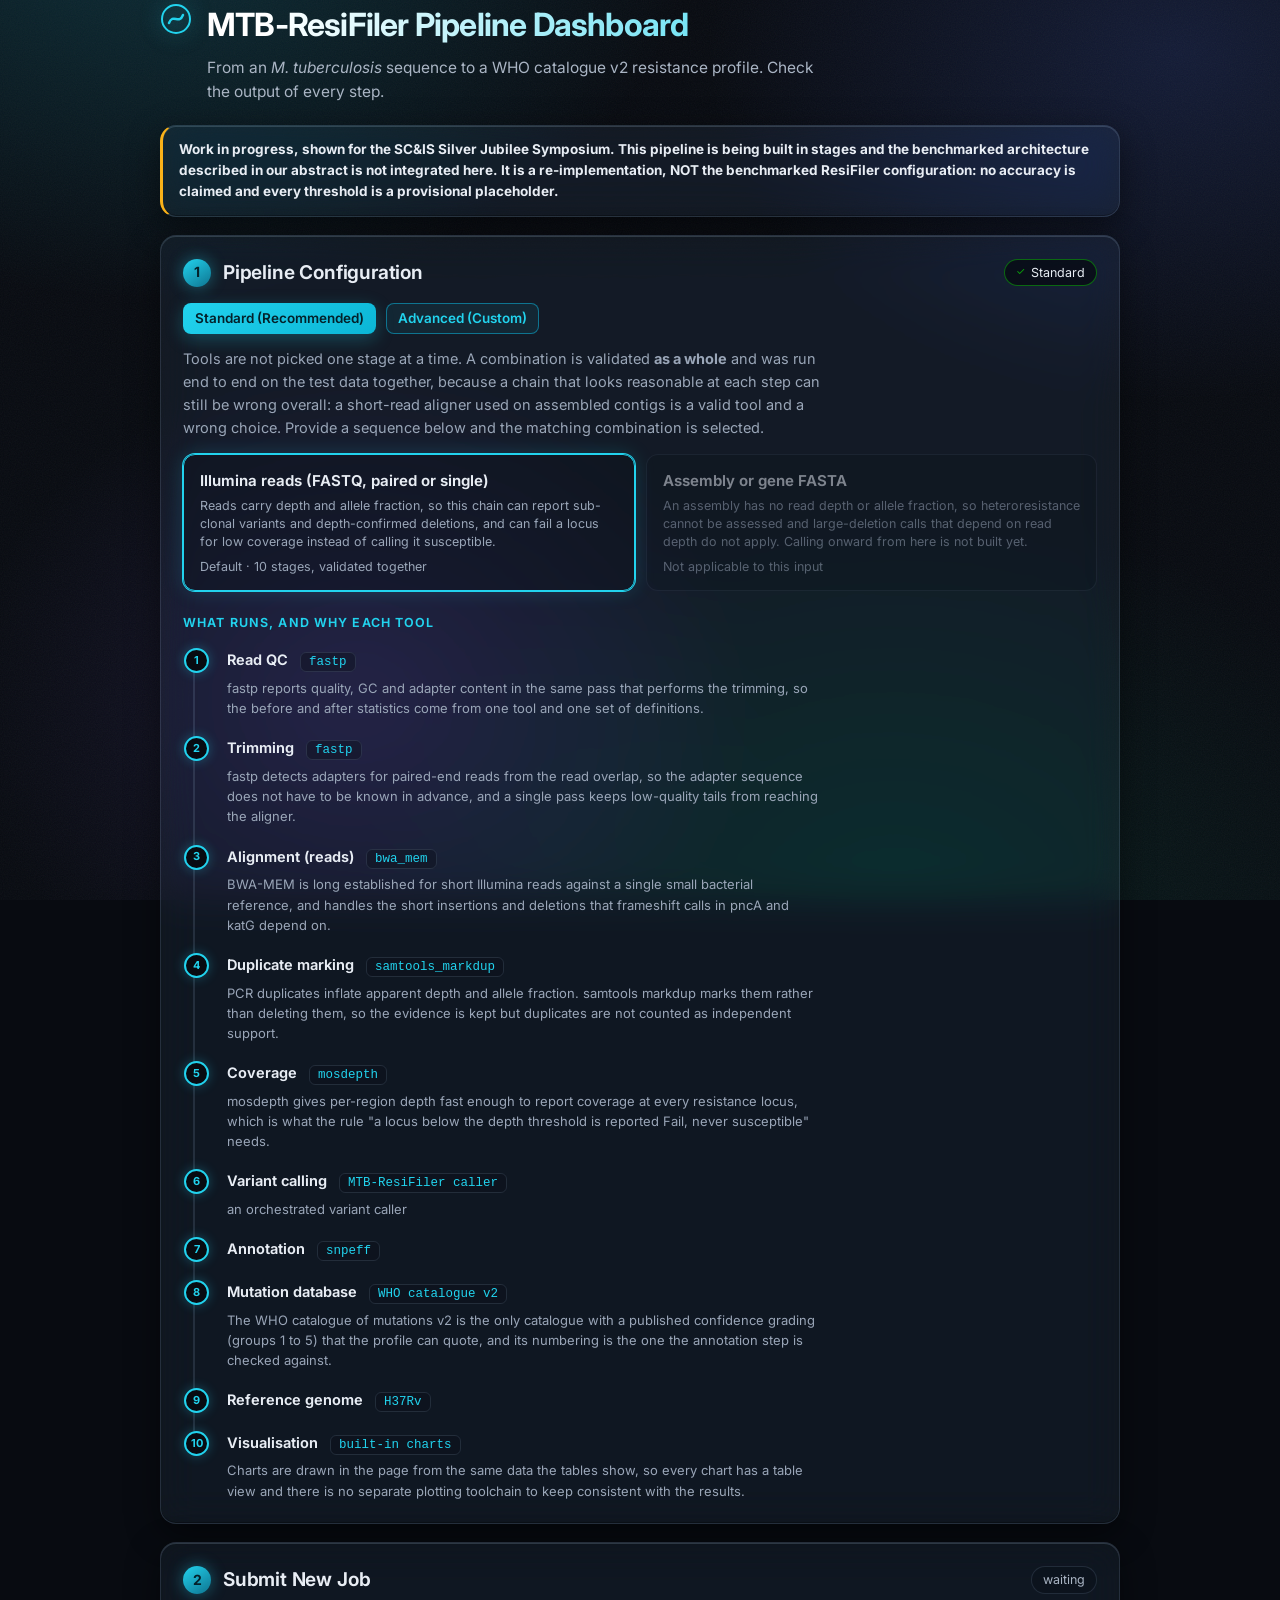
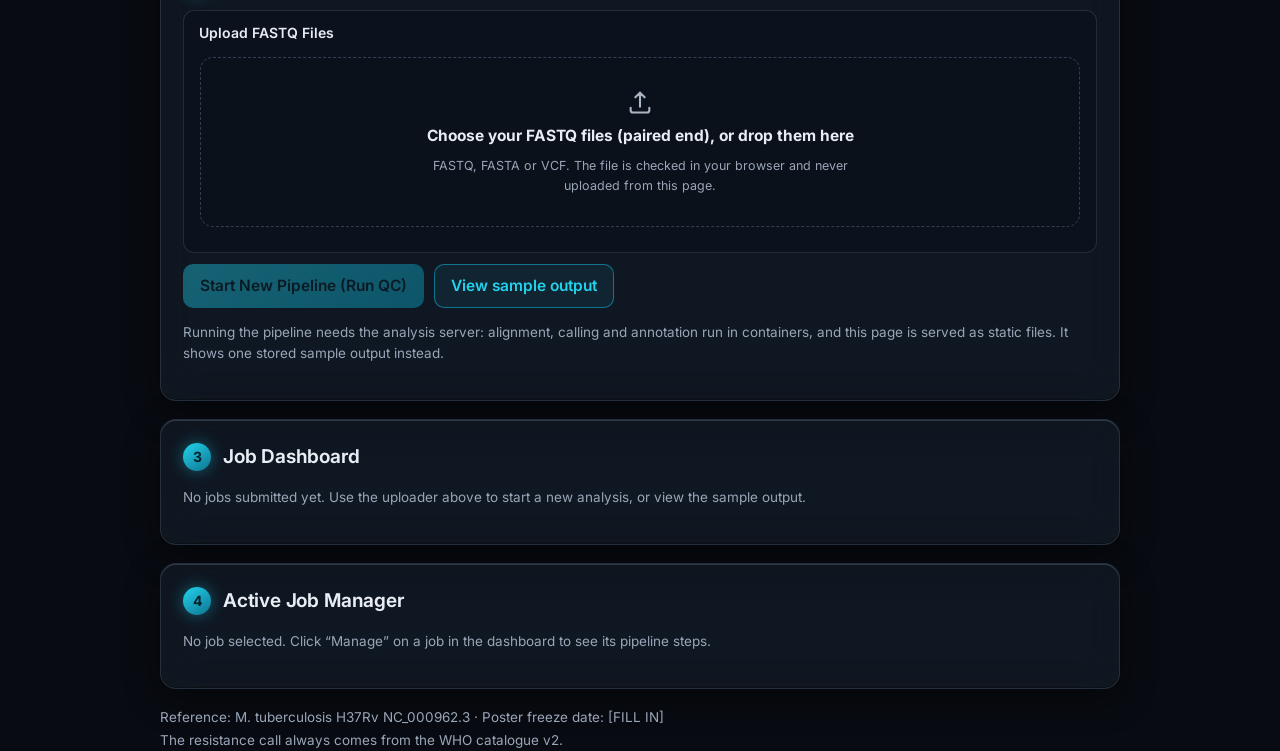
<file: index.html>
<!doctype html>
<html lang="en">
<head>
<meta charset="utf-8">
<meta name="viewport" content="width=device-width, initial-scale=1">
<title>MTB ResiFiler</title>
<link rel="stylesheet" href="style.css?v=4">
</head>
<body>
<header class="wrap">
  <div class="brand">
    <span class="logo" aria-hidden="true">
      <svg viewBox="0 0 32 32" width="32" height="32"><circle cx="16" cy="16" r="14" fill="none" stroke="var(--accent)" stroke-width="2"/><path d="M9 20c4-10 10 2 14-8" fill="none" stroke="var(--accent)" stroke-width="2.5" stroke-linecap="round"/></svg>
    </span>
    <div>
      <h1>MTB-ResiFiler Pipeline Dashboard</h1>
      <p class="tagline">From an <i>M. tuberculosis</i> sequence to a WHO catalogue v2 resistance profile. Check the output of every step.</p>
    </div>
  </div>
  <div class="banner" id="banner" role="note"></div>
</header>

<main class="wrap">
  <!-- ---------------------------------------------------------------- 1 -->
  <section class="card" id="s1">
    <div class="step-head"><span class="num">1</span><h2>Pipeline Configuration</h2><span class="chip" id="s1state">waiting</span></div>
    <div class="tools modeswitch">
      <button class="small" data-mode="std">Standard (Recommended)</button>
      <button class="ghost small" data-mode="adv">Advanced (Custom)</button>
    </div>
    <p class="muted lead" id="chooserLead"></p>
    <div id="combos" class="combos"></div>
    <div id="chainWrap"></div>
  </section>

  <!-- ---------------------------------------------------------------- 2 -->
  <section class="card" id="s2">
    <div class="step-head"><span class="num">2</span><h2>Submit New Job</h2><span class="chip" id="s2state">waiting</span></div>
    <details class="grp" open>
      <summary>Upload FASTQ Files</summary>
      <div class="inner">
        <label class="drop" id="drop">
          <input type="file" id="files" multiple accept=".fastq,.fq,.fasta,.fa,.fna,.fas,.vcf,.gz">
          <svg viewBox="0 0 24 24" width="28" height="28" aria-hidden="true"><path d="M12 16V4m0 0L8 8m4-4 4 4M4 17v2a2 2 0 0 0 2 2h12a2 2 0 0 0 2-2v-2" fill="none" stroke="currentColor" stroke-width="1.8" stroke-linecap="round" stroke-linejoin="round"/></svg>
          <b id="dropText">Choose your FASTQ files (paired end), or drop them here</b>
          <small id="limits"></small>
        </label>
        <div id="inputReport" hidden></div>
        <p id="formMsg" class="msg" role="alert"></p>
      </div>
    </details>
    <div class="tools">
      <button id="runBtn" disabled>Start New Pipeline (Run QC)</button>
      <button class="ghost" id="sampleOut">View sample output</button>
    </div>
    <p class="muted" id="runNote"></p>
  </section>

  <!-- ---------------------------------------------------------------- 3 -->
  <section class="card" id="s3">
    <div class="step-head"><span class="num">3</span><h2>Job Dashboard</h2></div>
    <p class="muted" id="dashEmpty">No jobs submitted yet. Use the uploader above to start a new analysis, or view the sample output.</p>
    <div class="tbl-wrap" id="dashWrap" hidden>
      <table class="grid" id="dash"></table>
    </div>
  </section>

  <!-- ---------------------------------------------------------------- 4 -->
  <section class="card" id="s4">
    <div class="step-head"><span class="num">4</span><h2>Active Job Manager</h2></div>
    <p class="muted" id="mgrEmpty">No job selected. Click “Manage” on a job in the dashboard to see its pipeline steps.</p>
    <div id="mgr" hidden>
      <p id="mgrTitle" class="synthesis"></p>
      <p id="jobError" class="msg" role="alert"></p>
      <div class="tabs" role="tablist" id="tabs"></div>
      <div id="tabpanel" role="tabpanel"></div>
    </div>
  </section>
</main>

<footer class="wrap muted">
  <p>Reference: <span id="ref"></span> · Poster freeze date: <span id="freeze">[FILL IN]</span></p>
  <p>The resistance call always comes from the WHO catalogue v2.</p>
</footer>
<script>window.RESIFILER_DEMO = true;</script>
<script src="app.js?v=4"></script>
</body>
</html>
</file>
<file: style.css>
/* MTB ResiFiler — dark glass.
   Chart colours are the validated data-viz palette (dark steps); UI chrome is separate from them so a
   status or series colour is never impersonated by decoration. Glass sits only on the outer cards:
   backdrop-filter re-samples everything behind it, and stacking it re-blurs the blur. */
@import url('https://fonts.googleapis.com/css2?family=Inter:wght@400;500;600;700&display=swap');

:root{
  color-scheme: dark;
  --bg-0:#080b11; --ink:#e8edf4; --ink-2:#aab5c4; --muted:#9aa6b8;
  --accent:#22d3ee; --accent-ink:#04212a; --accent-dim:#0e7490;
  /* validated data-viz steps (dark surface #1a1a19) */
  --series-1:#3987e5; --series-2:#d95926; --series-3:#199e70; --chart-neutral:#5b6575;
  --good:#0ca30c; --warning:#fab219; --serious:#ec835a; --critical:#d03b3b; --critical-text:#f08a8a;
  --glass:rgba(148,178,214,.07); --glass-hi:rgba(190,220,255,.20); --glass-2:rgba(148,178,214,.11);
  --border:rgba(170,200,235,.14); --border-strong:rgba(170,200,235,.26);
  --radius:16px;
  --lift:0 10px 34px rgba(0,0,0,.45), inset 0 1px 0 rgba(200,230,255,.17), inset 0 -1px 0 rgba(0,0,0,.28);
}
*{box-sizing:border-box}
html{-webkit-text-size-adjust:100%}
body{
  margin:0; color:var(--ink); overflow-wrap:break-word; min-height:100vh;
  font:15.5px/1.58 Inter,ui-sans-serif,system-ui,-apple-system,"Segoe UI",sans-serif;
  background:
    radial-gradient(900px 620px at 12% -8%, rgba(34,211,238,.17), transparent 60%),
    radial-gradient(760px 560px at 92% 6%, rgba(78,110,240,.17), transparent 62%),
    radial-gradient(900px 700px at 70% 102%, rgba(16,185,129,.11), transparent 60%),
    radial-gradient(620px 520px at 28% 78%, rgba(129,92,230,.13), transparent 64%),
    var(--bg-0);
  background-attachment:fixed;
}
/* grain: dithers the banding that large soft gradients show under heavy blur */
body::before{
  content:"";position:fixed;inset:0;pointer-events:none;z-index:0;opacity:.05;
  background-image:url("data:image/svg+xml,%3Csvg xmlns='http://www.w3.org/2000/svg' width='160' height='160'%3E%3Cfilter id='n'%3E%3CfeTurbulence type='fractalNoise' baseFrequency='.85' numOctaves='3'/%3E%3C/filter%3E%3Crect width='160' height='160' filter='url(%23n)'/%3E%3C/svg%3E");
}
.wrap{max-width:1000px;margin:0 auto;padding:0 20px;position:relative;z-index:1}
header{padding-top:38px}
.brand{display:flex;gap:15px;align-items:flex-start}
.logo{flex:none;margin-top:3px;filter:drop-shadow(0 0 10px rgba(34,211,238,.5))}
h1{margin:0;font-size:32px;font-weight:700;letter-spacing:-.025em;
  background:linear-gradient(100deg,#fff 10%,var(--accent) 120%);
  -webkit-background-clip:text;background-clip:text;color:transparent}
h2{margin:0;font-size:19px;font-weight:650;letter-spacing:-.01em}
h3{margin:22px 0 9px;font-size:12.5px;font-weight:650;letter-spacing:.09em;text-transform:uppercase;color:var(--accent)}
.tagline{margin:5px 0 0;color:var(--ink-2);max-width:62ch}
.muted{color:var(--muted);font-size:13.5px}
.lead{font-size:14.5px;max-width:72ch}
footer{padding:30px 20px 54px;font-size:12.5px;line-height:1.6;color:var(--muted)}
footer p{margin:2px 0}

/* ---- glass: frost + translucency + lit edge + layered depth ---- */
.card,.banner{
  background:var(--glass);
  -webkit-backdrop-filter:blur(18px) saturate(165%); backdrop-filter:blur(18px) saturate(165%);
  border:1px solid var(--border); border-radius:var(--radius); box-shadow:var(--lift);
  transition:background .35s ease, box-shadow .35s ease, transform .35s cubic-bezier(.16,1,.3,1),
             border-color .35s ease;
}
.card{padding:22px;margin:18px 0;position:relative}
.card:hover{background:var(--glass-2);border-color:var(--border-strong);
  box-shadow:0 16px 44px rgba(0,0,0,.5), inset 0 1px 0 rgba(200,230,255,.26), inset 0 -1px 0 rgba(0,0,0,.3)}
.banner{margin:20px 0 0;padding:13px 16px;font-size:13.5px;border-left:3px solid var(--warning)}
.step-head{display:flex;align-items:center;gap:12px;margin-bottom:15px;flex-wrap:wrap}
.num{flex:none;width:28px;height:28px;border-radius:50%;display:grid;place-items:center;font-size:14px;font-weight:700;
  background:linear-gradient(145deg,var(--accent),var(--accent-dim));color:var(--accent-ink);
  box-shadow:0 0 16px rgba(34,211,238,.4)}
.step-head .chip{margin-left:auto}
.row{display:flex;align-items:center;justify-content:space-between;gap:10px;flex-wrap:wrap}

button,.btn{font:inherit;font-weight:600;border:0;border-radius:10px;padding:10px 17px;cursor:pointer;
  text-decoration:none;display:inline-block;color:var(--accent-ink);
  background:linear-gradient(145deg,var(--accent),#0bb6d6);
  box-shadow:0 5px 18px rgba(34,211,238,.26);
  transition:transform .18s cubic-bezier(.16,1,.3,1), box-shadow .22s ease, filter .18s ease, background .22s ease}
button:hover:not(:disabled),.btn:hover{transform:translateY(-2px);box-shadow:0 9px 26px rgba(34,211,238,.4);filter:brightness(1.06)}
button:active:not(:disabled){transform:translateY(0) scale(.985)}
button:disabled{opacity:.4;cursor:not-allowed;box-shadow:none}
button.ghost,.btn.ghost{background:rgba(34,211,238,.07);color:var(--accent);box-shadow:inset 0 0 0 1px var(--accent-dim)}
button.ghost:hover:not(:disabled){background:rgba(34,211,238,.14);box-shadow:inset 0 0 0 1px var(--accent)}
button.small{padding:5px 12px;font-size:13.5px;border-radius:8px}
button.wide{width:100%}
:focus-visible{outline:2.5px solid var(--accent);outline-offset:3px;border-radius:8px}

.drop{display:grid;justify-items:center;gap:8px;border:1.5px dashed var(--border-strong);border-radius:13px;
  padding:30px 18px;text-align:center;color:var(--ink-2);cursor:pointer;background:rgba(10,16,26,.3);
  transition:border-color .25s, background .25s, transform .25s cubic-bezier(.16,1,.3,1)}
.drop:hover,.drop.over{border-color:var(--accent);background:rgba(34,211,238,.07);transform:translateY(-2px)}
.drop.over{border-style:solid}
.drop input{display:none} .drop b{font-size:15.5px;color:var(--ink)} .drop small{color:var(--muted);font-size:12.5px;max-width:54ch}
.or{display:flex;align-items:center;gap:13px;margin:15px 0;color:var(--muted);font-size:12.5px}
.or::before,.or::after{content:"";flex:1;height:1px;background:var(--border)}
.msg{color:var(--critical-text);font-size:13.5px;margin:11px 0 0}

/* status: glyph + word, so colour never carries the meaning alone */
.chip{display:inline-flex;align-items:center;gap:6px;border-radius:999px;padding:3px 11px;font-size:12.5px;
  background:rgba(10,16,26,.45);border:1px solid var(--border);white-space:nowrap;color:var(--ink-2)}
.chip .g{font-size:10.5px;line-height:1}
.chip.critical,.chip.warning,.chip.serious,.chip.good,.chip.info{color:var(--ink);background:rgba(8,11,17,.72)}
/* the status step is the glyph and the rim; the word stays in ink, so the label is legible even where
   the fixed status colour cannot reach 4.5:1 as text (critical is 2.66:1 on this surface) */
.chip.critical{border-color:rgba(208,59,59,.65)} .chip.critical .g{color:var(--critical)}
.chip.warning{border-color:rgba(250,178,25,.6)}  .chip.warning .g{color:var(--warning)}
.chip.serious{border-color:rgba(236,131,90,.6)}  .chip.serious .g{color:var(--serious)}
.chip.good{border-color:rgba(12,163,12,.6)}      .chip.good .g{color:var(--good)}
.chip.info{border-color:var(--accent-dim)}       .chip.info .g{color:var(--accent)}
.spin{animation:pulse 1.4s ease-in-out infinite}
@keyframes pulse{50%{opacity:.4}}

/* inner surfaces are plain, never a second backdrop-filter */
.sample,.combo,.advrow,.stat,.step,.who,.cardx,.chain code,.advrow select,input[type=search]{
  background:rgba(10,16,26,.42);border:1px solid var(--border)}
.samples{list-style:none;margin:13px 0 0;padding:0;display:grid;gap:10px;
  grid-template-columns:repeat(auto-fill,minmax(min(250px,100%),1fr))}
.sample{display:block;width:100%;text-align:left;color:var(--ink);box-shadow:none;border-radius:12px;
  padding:13px 15px;font-weight:400;transition:border-color .22s, transform .22s cubic-bezier(.16,1,.3,1), background .22s}
.sample:hover{border-color:var(--accent);transform:translateY(-2px);background:rgba(34,211,238,.07);box-shadow:none;filter:none}
.sample.sel{border-color:var(--accent);box-shadow:0 0 0 1px var(--accent), 0 0 20px rgba(34,211,238,.18)}
.sample b{display:block;font-size:15px;font-weight:650} .sample small{display:block;color:var(--muted);font-size:12.5px;margin-top:3px}

.combos{display:grid;gap:11px;grid-template-columns:repeat(auto-fit,minmax(min(260px,100%),1fr))}
.combo{text-align:left;color:var(--ink);box-shadow:none;border-radius:12px;padding:14px 16px;font-weight:400;
  transition:border-color .22s, transform .22s cubic-bezier(.16,1,.3,1), background .22s}
.combo:hover:not(:disabled){border-color:var(--accent);transform:translateY(-2px);background:rgba(34,211,238,.07);box-shadow:none;filter:none}
.combo.sel{border-color:var(--accent);box-shadow:0 0 0 1px var(--accent), 0 0 20px rgba(34,211,238,.18)}
.combo b{display:block;font-size:15px;font-weight:650;margin-bottom:4px}
.combo small{display:block;color:var(--muted);font-size:12.5px;line-height:1.45}
.combo:disabled{opacity:.5;transform:none}

.withheld{margin-top:16px;padding:11px 14px;border-left:2px solid var(--border-strong);background:rgba(10,16,26,.35);border-radius:0 10px 10px 0}
.withheld-inline{display:inline-block;margin-top:5px;color:var(--muted)}
.modeswitch{margin:4px 0 16px}
.advgrid{display:grid;gap:14px}
.advrow{border-radius:12px;padding:13px 15px}
.advrow label{display:flex;gap:11px;align-items:center;flex-wrap:wrap}
.advrow .k{font-weight:650;font-size:14.5px;flex:1 1 150px;min-width:0}
.advrow select{font:inherit;padding:7px 10px;border-radius:9px;color:var(--ink);
  border-color:var(--border-strong);flex:1 1 220px;min-width:0;max-width:100%}
.advrow>p{margin:8px 0 0}
.advrow .alt{font-size:12.5px;color:var(--muted);padding-left:13px;border-left:2px solid var(--border);margin:8px 0 0}
.advrow .alt b{color:var(--ink-2)}

.chain{counter-reset:s;list-style:none;margin:16px 0 0;padding:0}
.chain li{position:relative;padding:0 0 18px 32px;border-left:2px solid var(--border);margin-left:10px}
.chain li:last-child{border-left-color:transparent;padding-bottom:0}
.chain li::before{counter-increment:s;content:counter(s);position:absolute;left:-11px;top:0;width:21px;height:21px;
  border-radius:50%;background:var(--bg-0);border:2px solid var(--accent);color:var(--accent);
  font-size:11px;font-weight:700;display:grid;place-items:center;box-shadow:0 0 12px rgba(34,211,238,.3)}
.chain li .t{font-weight:650;font-size:14.5px}
.chain code{border-radius:6px;padding:2px 8px;font-size:12.5px;margin-left:8px;color:var(--accent)}
.chain p{margin:5px 0 0;color:var(--muted);font-size:13px;line-height:1.55;max-width:74ch}

.stepper{list-style:none;margin:13px 0 0;padding:0;display:grid;gap:9px;
  grid-template-columns:repeat(auto-fill,minmax(min(216px,100%),1fr))}
.step{border-radius:11px;padding:11px 13px;cursor:pointer;display:flex;gap:10px;align-items:flex-start;
  transition:border-color .2s, transform .2s cubic-bezier(.16,1,.3,1), background .2s}
.step:hover{border-color:var(--accent);transform:translateY(-2px)}
.step.sel{border-color:var(--accent);box-shadow:0 0 0 1px var(--accent), 0 0 18px rgba(34,211,238,.16)}
.step .t{flex:1;font-size:13.8px;line-height:1.35}
.step .t small{display:block;color:var(--muted);font-size:12px;margin-top:3px}

table{border-collapse:collapse;width:100%;font-size:13.8px;margin:7px 0}
td,th{border-bottom:1px solid var(--border);padding:8px 10px;text-align:left;vertical-align:top}
th{color:var(--accent);font-weight:650;font-size:11.5px;text-transform:uppercase;letter-spacing:.07em}
td:first-child{color:var(--ink-2);width:36%}
.tbl-wrap{overflow-x:auto;-webkit-overflow-scrolling:touch}
table.grid td:first-child{width:auto;color:inherit}
tbody tr:hover,table.grid tr:hover{background:rgba(34,211,238,.05)}

.stats{display:grid;gap:11px;grid-template-columns:repeat(auto-fit,minmax(min(140px,100%),1fr));margin:11px 0}
.stat{border-radius:12px;padding:12px 14px}
.stat .v{font-size:25px;font-weight:700;letter-spacing:-.025em;line-height:1.1;
  background:linear-gradient(140deg,#fff,var(--accent));-webkit-background-clip:text;background-clip:text;color:transparent}
.stat .k{color:var(--muted);font-size:12.5px;margin-top:3px}

.who{border-radius:11px;padding:12px 14px;margin:11px 0}
.synthesis{font-size:15px;line-height:1.62;margin:12px 0;max-width:76ch}
.pts{display:flex;flex-wrap:wrap;gap:6px;margin:9px 0}
.cardx{border-radius:11px;margin:10px 0}
.cardx[open]{border-color:var(--border-strong)}
.cardx>summary{padding:12px 15px;cursor:pointer;display:flex;gap:10px;align-items:center;flex-wrap:wrap;
  font-size:14.5px;list-style:none}
.cardx>summary::-webkit-details-marker{display:none}
.cardx>summary::before{content:"▸";color:var(--accent);font-size:12px;transition:transform .2s}
.cardx[open]>summary::before{transform:rotate(90deg)}
.cardx .body{padding:2px 17px 17px}
.viewer{height:340px;position:relative;margin:11px 0;border:1px solid var(--border);border-radius:11px;overflow:hidden}
.tools{display:flex;gap:10px;flex-wrap:wrap;align-items:center;margin:11px 0}
input[type=search]{font:inherit;padding:8px 12px;border-radius:9px;color:var(--ink);min-width:min(260px,100%)}
.disc{font-size:12.5px;color:var(--muted);margin-top:11px;line-height:1.5}
details>summary{cursor:pointer}

.chart{margin:9px 0;position:relative}
.chart svg{display:block;width:100%;height:auto;overflow:visible}
.legend{display:flex;gap:15px;flex-wrap:wrap;font-size:12.5px;color:var(--ink-2);margin:7px 0 3px}
.legend .sw{display:inline-block;width:11px;height:11px;border-radius:3px;margin-right:6px;vertical-align:-1px}
.tip{position:absolute;pointer-events:none;display:none;background:rgba(10,16,26,.95);color:var(--ink);
  border:1px solid var(--border-strong);border-radius:9px;padding:7px 10px;font-size:12.5px;
  box-shadow:0 8px 24px rgba(0,0,0,.5);white-space:nowrap;z-index:5}

@media (max-width:620px){
  h1{font-size:26px} .wrap{padding:0 16px} .card{padding:17px}
  td:first-child{width:44%} .stat .v{font-size:21px} header{padding-top:26px}
}
/* --- accessibility: the effect must be defeatable, and content legible without it --- */
@media (prefers-reduced-transparency: reduce){
  .card,.banner{background:#10151f;-webkit-backdrop-filter:none;backdrop-filter:none}
  body::before{display:none}
}
@supports not ((backdrop-filter: blur(1px)) or (-webkit-backdrop-filter: blur(1px))){
  .card,.banner{background:rgba(12,17,26,.93)}
}
@media (prefers-reduced-motion: reduce){
  *{animation:none!important;transition:none!important;scroll-behavior:auto!important}
  .card:hover,.sample:hover,.combo:hover,.step:hover,button:hover{transform:none!important}
}

/* ---- evidence cards: ranked, tabbed, compact ---- */
.cardx>summary .ttl{font-weight:650;font-size:15px}
.cardx>summary .n{margin-left:auto;font-size:12.5px;white-space:nowrap}
.cardx>summary .chip{font-size:12px}
.stat.sm{padding:10px 12px}
.stat.sm .v{font-size:18px;line-height:1.2;margin:2px 0}
.stat.sm .k:first-child{text-transform:uppercase;letter-spacing:.06em;font-size:11px;color:var(--accent)}
.tabs{display:flex;gap:2px;border-bottom:1px solid var(--border);margin:14px 0 14px;overflow-x:auto;-webkit-overflow-scrolling:touch}
button.tab{background:transparent;box-shadow:none;color:var(--ink-2);border-radius:8px 8px 0 0;padding:8px 15px;
  font-weight:550;border-bottom:2px solid transparent;white-space:nowrap;transition:color .18s,border-color .18s,background .18s}
button.tab:hover:not(:disabled){background:rgba(34,211,238,.07);transform:none;box-shadow:none;filter:none;color:var(--ink)}
button.tab[aria-selected="true"]{color:var(--accent);border-bottom-color:var(--accent)}
.tabpanel[hidden]{display:none}
.tabpanel h3:first-child{margin-top:6px}
.grp{border:1px solid var(--border);border-radius:11px;margin:9px 0;background:rgba(10,16,26,.42)}
.grp>summary{padding:11px 15px;display:flex;gap:10px;align-items:center;font-size:14px}
.grp>p,.grp>ul{margin:0;padding:0 16px 13px}
.grp>ul{padding-left:34px}
.names{display:flex;flex-wrap:wrap;gap:6px}
.names code{background:rgba(10,16,26,.55);border:1px solid var(--border);border-radius:6px;padding:2px 8px;font-size:12px}
td.xrow{padding:0;border:0}

.step.ml{cursor:default;opacity:.85;border-style:dashed}
.step.ml:hover{transform:none;border-color:var(--border)}
.advrow.locked select{opacity:.75;cursor:not-allowed}

/* ---- v5-style sections: dashboard, tabs, previews ---- */
.grp>.inner{padding:2px 16px 14px}
.scroll{max-height:380px;overflow:auto}
pre{background:rgba(5,8,13,.7);border:1px solid var(--border);border-radius:9px;padding:11px 13px;overflow:auto;
  font:12.5px/1.5 ui-monospace,SFMono-Regular,Menlo,monospace;color:var(--ink-2);max-height:340px;margin:8px 0;white-space:pre}
.qcframe{width:100%;height:560px;border:1px solid var(--border);border-radius:10px;background:#fff}
.info{margin:8px 0}
table.grid tr.gstart td{border-top:2px solid var(--border-strong)}
table.grid tr.gstart td:first-child{font-weight:650;color:var(--accent)}
.tabs .tab .g{font-size:10.5px;margin-right:4px;color:var(--accent)}
#tabpanel{min-height:120px}
.modeswitch{margin:0 0 12px}
.card details.grp>summary{font-weight:600}
select{font:inherit;color:var(--ink);background:rgba(10,16,26,.55);border:1px solid var(--border-strong);border-radius:8px;padding:6px 10px}

/* tables keep whole words (the wrapper scrolls sideways if needed); only truly unbreakable tokens may break */
td,th{overflow-wrap:break-word;word-break:normal;hyphens:none}
.chip.neutral .g{color:var(--ink-2)}

.advrow.flag{border-color:rgba(250,178,25,.55);box-shadow:inset 3px 0 0 var(--warning)}
.guard{border-color:rgba(250,178,25,.55);margin:0 0 14px}
.guard p{margin:4px 0}

/* a grid track cannot shrink below its content's min-width unless told it may */
.advgrid{grid-template-columns:minmax(0,1fr)}
.advrow{min-width:0}
.advrow select{width:100%;max-width:100%;flex:1 1 180px}
.combos,.samples,.stats,.stepper{min-width:0}

/* the resistance profile has seven columns: tighter cells so the last one is never cut off */
table.grid th,table.grid td{padding:7px 7px}
table.grid th{font-size:11px;letter-spacing:.04em}
table.grid .chip{white-space:normal;line-height:1.25}
</file>
